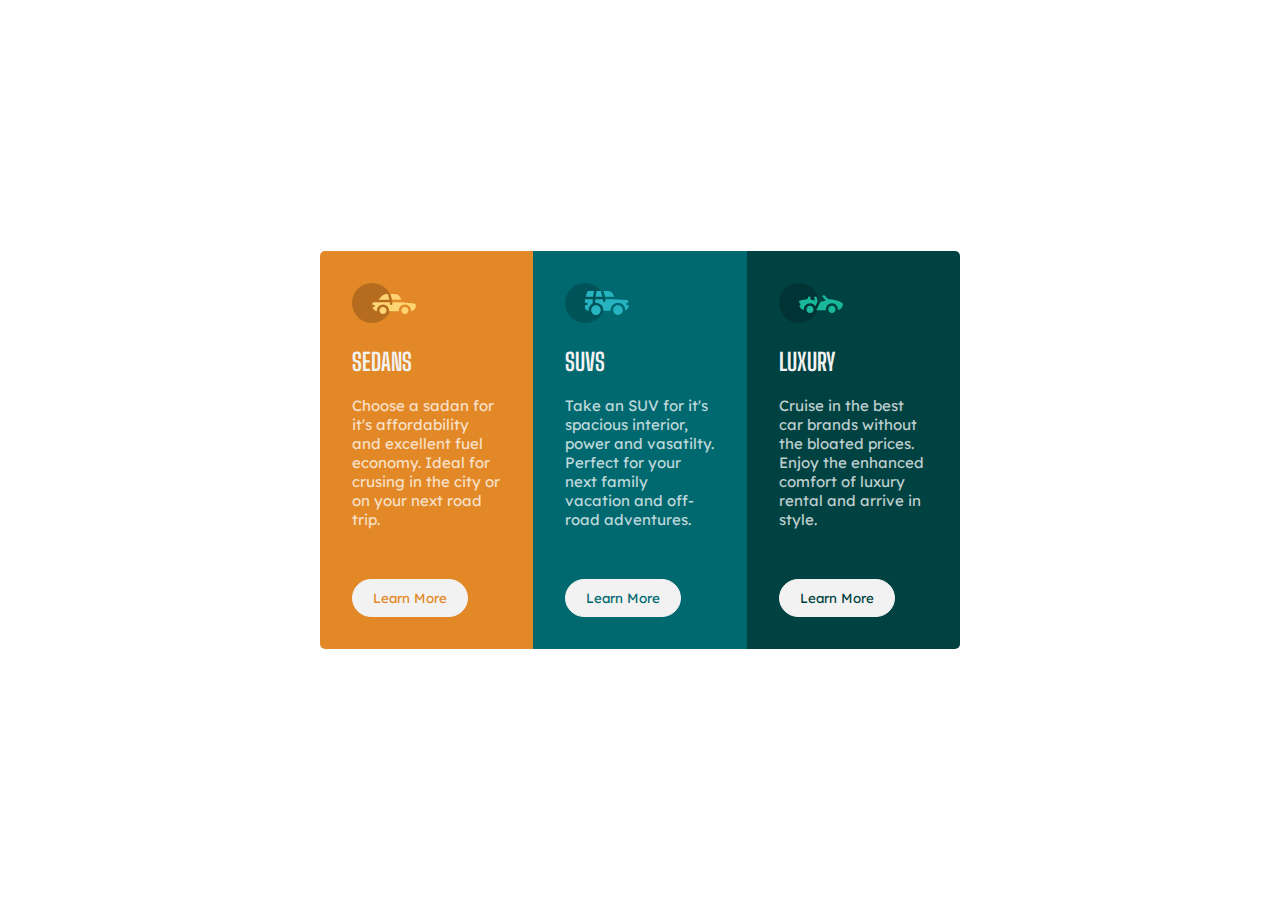
<file: index.html>
<!DOCTYPE html>
<html lang="en">
  <head>
    <meta charset="UTF-8" />
    <meta http-equiv="X-UA-Compatible" content="IE=edge" />
    <meta name="viewport" content="width=device-width, initial-scale=1.0" />
    <title>Css Flexbox Layout</title>
    <link rel="stylesheet" href="styles.css" />

    <!-- font link for Lexend+Deca, with weight 400 -->
    <link rel="preconnect" href="https://fonts.googleapis.com" />
    <link rel="preconnect" href="https://fonts.gstatic.com" crossorigin />
    <link
      href="https://fonts.googleapis.com/css2?family=Lexend+Deca&display=swap"
      rel="stylesheet"
    />

    <!-- font link for Lexend+Deca, with weight 700 -->
    <link rel="preconnect" href="https://fonts.googleapis.com" />
    <link rel="preconnect" href="https://fonts.gstatic.com" crossorigin />
    <link
      href="https://fonts.googleapis.com/css2?family=Big+Shoulders+Display:wght@700&family=Lexend+Deca&display=swap"
      rel="stylesheet"
    />

    <!-- added icon links -->
  </head>
  <body>
    <main>
      <div class="sadans">
        <svg width="64" height="40" xmlns="http://www.w3.org/2000/svg">
          <g fill="none" fill-rule="evenodd">
            <circle fill="#000" opacity=".201" cx="20" cy="20" r="20" />
            <path
              d="M52.936 24.11c1.942 0 3.517 1.542 3.517 3.445 0 1.903-1.575 3.445-3.517 3.445s-3.516-1.542-3.516-3.445c0-1.903 1.574-3.445 3.516-3.445zm-21.957 0c1.942 0 3.517 1.542 3.517 3.445 0 1.903-1.575 3.445-3.517 3.445s-3.516-1.542-3.516-3.445c0-1.903 1.574-3.445 3.516-3.445zm6.948-4.848v1.429c0 .716.61 1.293 1.348 1.259a1.295 1.295 0 001.225-1.295v-1.393h8.256l13.483 1.313c.956.093 1.676.881 1.676 1.814 0 2.89-2.126 5.303-4.926 5.819.397-3.557-2.458-6.62-6.053-6.62-3.646 0-6.504 3.14-6.039 6.723h-9.879c.466-3.588-2.397-6.722-6.039-6.722-3.595 0-6.45 3.062-6.052 6.62-2.14-.398-3.916-1.912-4.61-3.931h1.142c.731 0 1.32-.598 1.285-1.322-.033-.678-.629-1.2-1.322-1.2H20v-.251c0-1.274 1.066-2.243 2.306-2.243h15.62zM42.59 11c2.645 0 4.99 1.556 5.972 3.963l.726 1.779H40.17L38.413 11h4.178zm-6.865 0l1.758 5.741H26.505l3.357-3.654A6.502 6.502 0 0134.644 11h1.082z"
              fill="#FFD473"
              fill-rule="nonzero"
            />
          </g>
        </svg>
        <h2>SEDANS</h2>
        <p>
          Choose a sadan for it's affordability and excellent fuel economy.
          Ideal for crusing in the city or on your next road trip.
        </p>
        <button>Learn More</button>
      </div>

      <div class="suv">
        <svg width="64" height="40" xmlns="http://www.w3.org/2000/svg">
          <g fill="none" fill-rule="evenodd">
            <circle fill="#000" opacity=".201" cx="20" cy="20" r="20" />
            <path
              d="M31.002 22.358c2.917 0 5.18 2.593 4.762 5.506a4.828 4.828 0 01-2.962 3.778 4.797 4.797 0 01-5.3-1.165c-1.188-1.26-1.235-2.613-1.263-2.613-.42-2.924 1.857-5.506 4.763-5.506zm22 0c3.457 0 5.798 3.567 4.41 6.744A4.816 4.816 0 0152.3 31.94a4.826 4.826 0 01-4.06-4.077c-.42-2.915 1.846-5.506 4.762-5.506zm-15.04-6.083v1.462a1.29 1.29 0 001.352 1.29c.693-.033 1.227-.631 1.227-1.326v-1.426h8.3l13.056.716a1.29 1.29 0 011.164.917c.27.895.446 1.477.563 1.87h-1.047c-.694 0-1.291.534-1.324 1.228a1.29 1.29 0 001.288 1.352h1.445c-.164 2.225-1.57 4.193-3.6 5.05.13-4.212-3.255-7.63-7.384-7.63-4.317 0-7.762 3.718-7.358 8.086h-7.285c.43-4.655-3.503-8.531-8.131-8.046v-3.543h7.734zm-10.312 0v4.308a7.4 7.4 0 00-4.006 7.274 3.874 3.874 0 01-3.642-3.864v-1.635h1.46a1.29 1.29 0 000-2.58h-1.461v-3.213l.003-.29h7.646zm14.986-8.196c2.65 0 5 1.592 5.984 4.055l.63 1.579a5.525 5.525 0 01-.065-.004l-.026-.002-.034-.002-.022-.002a4.178 4.178 0 00-.224-.006l-.098-.001h-.039l-.136-.001h-.052l-.326-.001H40.211L38.528 8.08zm-13.632 0l-1.122 5.616h-7.144l1.47-4.71a1.29 1.29 0 011.231-.906h5.565zm6.832 0l1.683 5.615h-7.007l1.121-5.615h4.203z"
              fill="#26B5C0"
              fill-rule="nonzero"
            />
          </g>
        </svg>
        <h2>SUVS</h2>
        <p>
          Take an SUV for it's spacious interior, power and vasatilty. Perfect
          for your next family vacation and off-road adventures.
        </p>
        <button>Learn More</button>
      </div>

      <div class="luxury">
        <svg width="64" height="40" xmlns="http://www.w3.org/2000/svg">
          <g fill="none" fill-rule="evenodd">
            <circle fill="#000" opacity=".201" cx="20" cy="20" r="20" />
            <path
              d="M30.98 22.835c1.941 0 3.516 1.604 3.516 3.583 0 1.978-1.575 3.582-3.517 3.582s-3.516-1.604-3.516-3.582c0-1.979 1.574-3.583 3.516-3.583zm21.956 0c1.942 0 3.517 1.604 3.517 3.583 0 1.978-1.575 3.582-3.517 3.582s-3.516-1.604-3.516-3.582c0-1.979 1.574-3.583 3.516-3.583zm-9.143-10.45a1.27 1.27 0 011.819 0l3.715 3.784c4.444-.115 9.7 1.142 13.964 3.753.387.237.624.664.624 1.124 0 3.006-2.126 5.514-4.926 6.05.397-3.698-2.458-6.882-6.053-6.882-3.646 0-6.504 3.264-6.039 6.99h-9.669c.76-1.544.993-2.026 1.337-2.711l.082-.162c.421-.835 1.056-2.07 2.883-5.65 1.68-.023 3.47-.408 5.247-1.403l-2.984-3.04a1.328 1.328 0 010-1.854zm-7.68 1.064c.683-.2 1.395.202 1.592.898l.749 2.652a3.46 3.46 0 01-.247 2.51l-1.733 3.395-.216.424c-1.07-1.89-3.06-3.114-5.279-3.114-3.595 0-6.45 3.184-6.052 6.885-1.832-.347-3.414-1.537-4.278-3.276a1.331 1.331 0 01.117-1.376l.955-1.303-1.325-1.295c-.751-.735-.376-2.024.64-2.231l6.614-1.346.13-.026c.092-.019.145-.03.157-.031.314-.146 1.07-.591 1.07-1.506 0-.734.592-1.327 1.316-1.31.712.016 1.268.662 1.256 1.388a4.11 4.11 0 01-.348 1.611 22.69 22.69 0 014.7 1.146l-.7-2.473a1.314 1.314 0 01.882-1.622z"
              fill="#19B89D"
              fill-rule="nonzero"
            />
          </g>
        </svg>
        <h2>LUXURY</h2>
        <p>
          Cruise in the best car brands without the bloated prices. Enjoy the
          enhanced comfort of luxury rental and arrive in style.
        </p>
        <button>Learn More</button>
      </div>
    </main>
  </body>
</html>
</file>
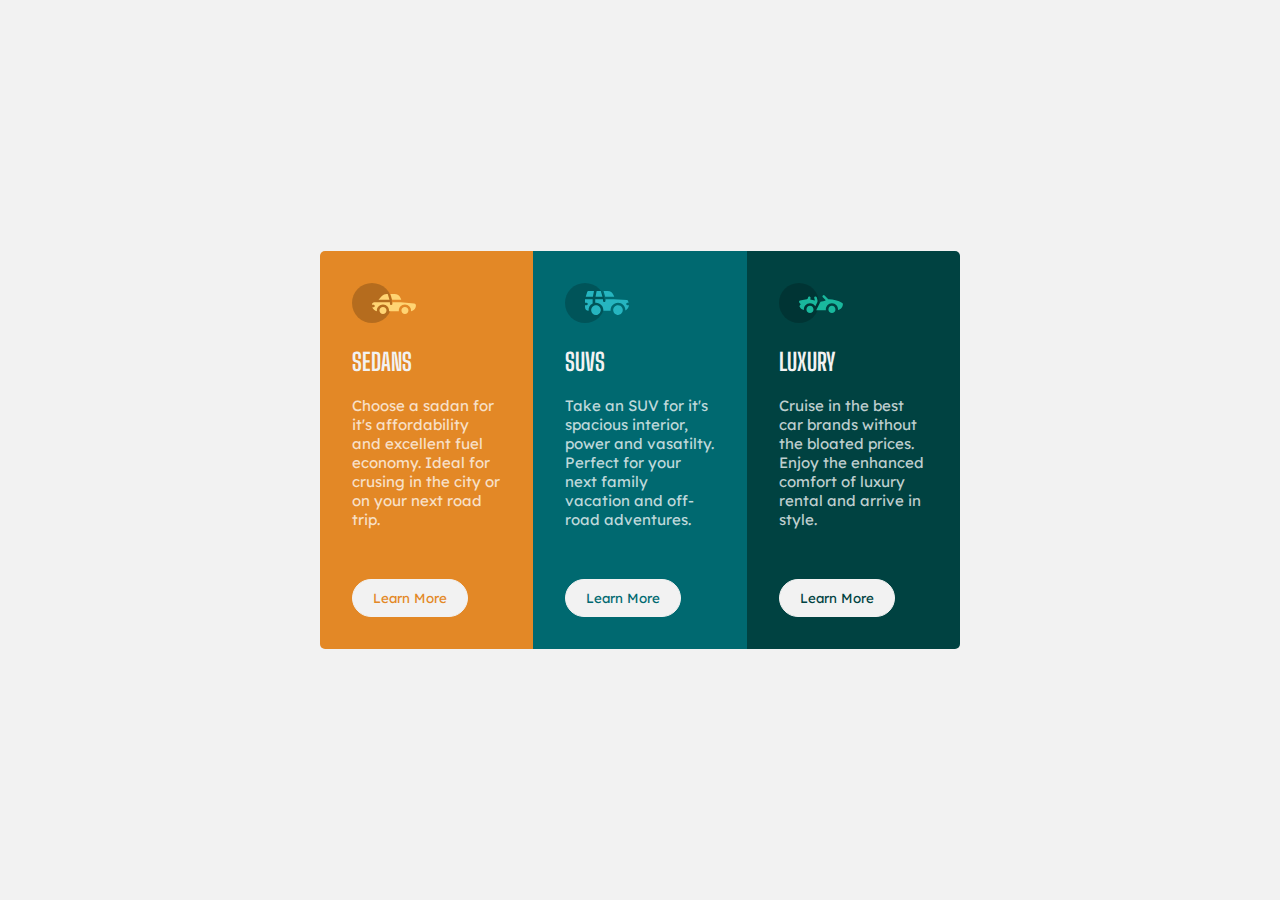
<file: grid.html>
<!DOCTYPE html>
<html lang="en">
  <head>
    <meta charset="UTF-8" />
    <meta http-equiv="X-UA-Compatible" content="IE=edge" />
    <meta name="viewport" content="width=device-width, initial-scale=1.0" />
    <title>Grid Layout</title>
    <link rel="stylesheet" href="gridStyles.css" />

    <!-- font link for Lexend+Deca, with weight 400 -->
    <link rel="preconnect" href="https://fonts.googleapis.com" />
    <link rel="preconnect" href="https://fonts.gstatic.com" crossorigin />
    <link
      href="https://fonts.googleapis.com/css2?family=Lexend+Deca&display=swap"
      rel="stylesheet"
    />

    <!-- font link for Lexend+Deca, with weight 700 -->
    <link rel="preconnect" href="https://fonts.googleapis.com" />
    <link rel="preconnect" href="https://fonts.gstatic.com" crossorigin />
    <link
      href="https://fonts.googleapis.com/css2?family=Big+Shoulders+Display:wght@700&family=Lexend+Deca&display=swap"
      rel="stylesheet"
    />
  </head>

  <body>
    <main>
      <div class="grid-container">
        <div class="sadans">
          <svg width="64" height="40" xmlns="http://www.w3.org/2000/svg">
            <g fill="none" fill-rule="evenodd">
              <circle fill="#000" opacity=".201" cx="20" cy="20" r="20" />
              <path
                d="M52.936 24.11c1.942 0 3.517 1.542 3.517 3.445 0 1.903-1.575 3.445-3.517 3.445s-3.516-1.542-3.516-3.445c0-1.903 1.574-3.445 3.516-3.445zm-21.957 0c1.942 0 3.517 1.542 3.517 3.445 0 1.903-1.575 3.445-3.517 3.445s-3.516-1.542-3.516-3.445c0-1.903 1.574-3.445 3.516-3.445zm6.948-4.848v1.429c0 .716.61 1.293 1.348 1.259a1.295 1.295 0 001.225-1.295v-1.393h8.256l13.483 1.313c.956.093 1.676.881 1.676 1.814 0 2.89-2.126 5.303-4.926 5.819.397-3.557-2.458-6.62-6.053-6.62-3.646 0-6.504 3.14-6.039 6.723h-9.879c.466-3.588-2.397-6.722-6.039-6.722-3.595 0-6.45 3.062-6.052 6.62-2.14-.398-3.916-1.912-4.61-3.931h1.142c.731 0 1.32-.598 1.285-1.322-.033-.678-.629-1.2-1.322-1.2H20v-.251c0-1.274 1.066-2.243 2.306-2.243h15.62zM42.59 11c2.645 0 4.99 1.556 5.972 3.963l.726 1.779H40.17L38.413 11h4.178zm-6.865 0l1.758 5.741H26.505l3.357-3.654A6.502 6.502 0 0134.644 11h1.082z"
                fill="#FFD473"
                fill-rule="nonzero"
              />
            </g>
          </svg>
          <h2>SEDANS</h2>
          <p>
            Choose a sadan for it's affordability and excellent fuel economy.
            Ideal for crusing in the city or on your next road trip.
          </p>
          <button>Learn More</button>
        </div>
        <div class="suv">
          <svg width="64" height="40" xmlns="http://www.w3.org/2000/svg">
            <g fill="none" fill-rule="evenodd">
              <circle fill="#000" opacity=".201" cx="20" cy="20" r="20" />
              <path
                d="M31.002 22.358c2.917 0 5.18 2.593 4.762 5.506a4.828 4.828 0 01-2.962 3.778 4.797 4.797 0 01-5.3-1.165c-1.188-1.26-1.235-2.613-1.263-2.613-.42-2.924 1.857-5.506 4.763-5.506zm22 0c3.457 0 5.798 3.567 4.41 6.744A4.816 4.816 0 0152.3 31.94a4.826 4.826 0 01-4.06-4.077c-.42-2.915 1.846-5.506 4.762-5.506zm-15.04-6.083v1.462a1.29 1.29 0 001.352 1.29c.693-.033 1.227-.631 1.227-1.326v-1.426h8.3l13.056.716a1.29 1.29 0 011.164.917c.27.895.446 1.477.563 1.87h-1.047c-.694 0-1.291.534-1.324 1.228a1.29 1.29 0 001.288 1.352h1.445c-.164 2.225-1.57 4.193-3.6 5.05.13-4.212-3.255-7.63-7.384-7.63-4.317 0-7.762 3.718-7.358 8.086h-7.285c.43-4.655-3.503-8.531-8.131-8.046v-3.543h7.734zm-10.312 0v4.308a7.4 7.4 0 00-4.006 7.274 3.874 3.874 0 01-3.642-3.864v-1.635h1.46a1.29 1.29 0 000-2.58h-1.461v-3.213l.003-.29h7.646zm14.986-8.196c2.65 0 5 1.592 5.984 4.055l.63 1.579a5.525 5.525 0 01-.065-.004l-.026-.002-.034-.002-.022-.002a4.178 4.178 0 00-.224-.006l-.098-.001h-.039l-.136-.001h-.052l-.326-.001H40.211L38.528 8.08zm-13.632 0l-1.122 5.616h-7.144l1.47-4.71a1.29 1.29 0 011.231-.906h5.565zm6.832 0l1.683 5.615h-7.007l1.121-5.615h4.203z"
                fill="#26B5C0"
                fill-rule="nonzero"
              />
            </g>
          </svg>
          <h2>SUVS</h2>
          <p>
            Take an SUV for it's spacious interior, power and vasatilty. Perfect
            for your next family vacation and off-road adventures.
          </p>
          <button>Learn More</button>
        </div>
        <div class="luxury">
          <svg width="64" height="40" xmlns="http://www.w3.org/2000/svg">
            <g fill="none" fill-rule="evenodd">
              <circle fill="#000" opacity=".201" cx="20" cy="20" r="20" />
              <path
                d="M30.98 22.835c1.941 0 3.516 1.604 3.516 3.583 0 1.978-1.575 3.582-3.517 3.582s-3.516-1.604-3.516-3.582c0-1.979 1.574-3.583 3.516-3.583zm21.956 0c1.942 0 3.517 1.604 3.517 3.583 0 1.978-1.575 3.582-3.517 3.582s-3.516-1.604-3.516-3.582c0-1.979 1.574-3.583 3.516-3.583zm-9.143-10.45a1.27 1.27 0 011.819 0l3.715 3.784c4.444-.115 9.7 1.142 13.964 3.753.387.237.624.664.624 1.124 0 3.006-2.126 5.514-4.926 6.05.397-3.698-2.458-6.882-6.053-6.882-3.646 0-6.504 3.264-6.039 6.99h-9.669c.76-1.544.993-2.026 1.337-2.711l.082-.162c.421-.835 1.056-2.07 2.883-5.65 1.68-.023 3.47-.408 5.247-1.403l-2.984-3.04a1.328 1.328 0 010-1.854zm-7.68 1.064c.683-.2 1.395.202 1.592.898l.749 2.652a3.46 3.46 0 01-.247 2.51l-1.733 3.395-.216.424c-1.07-1.89-3.06-3.114-5.279-3.114-3.595 0-6.45 3.184-6.052 6.885-1.832-.347-3.414-1.537-4.278-3.276a1.331 1.331 0 01.117-1.376l.955-1.303-1.325-1.295c-.751-.735-.376-2.024.64-2.231l6.614-1.346.13-.026c.092-.019.145-.03.157-.031.314-.146 1.07-.591 1.07-1.506 0-.734.592-1.327 1.316-1.31.712.016 1.268.662 1.256 1.388a4.11 4.11 0 01-.348 1.611 22.69 22.69 0 014.7 1.146l-.7-2.473a1.314 1.314 0 01.882-1.622z"
                fill="#19B89D"
                fill-rule="nonzero"
              />
            </g>
          </svg>
          <h2>LUXURY</h2>
          <p>
            Cruise in the best car brands without the bloated prices. Enjoy the
            enhanced comfort of luxury rental and arrive in style.
          </p>
          <button>Learn More</button>
        </div>
      </div>
    </main>
  </body>
</html>
</file>
<file: styles.css>
* {
  margin: 0;
  padding: 0;
  box-sizing: border-box;
}

body {
  background: hsl(0, 0%, 95%) y;
}

main {
  width: 50%;
  margin: auto;
  align-items: center;
  /* align-content: center; */
  justify-content: center;
  display: flex;
  height: 100vh;
}

div p {
  color: hsla(0, 0%, 100%, 0.75);
  font-family: 'Lexend Deca', sans-serif;
  font-size: 15px;
  padding-bottom: 50px;
}

div h2 {
  padding-top: 20px;
  padding-bottom: 20px;
  color: hsl(0, 0%, 95%);
  font-family: 'Big Shoulders Display', cursive;
}

div button {
  border: 1.5px solid hsl(0, 0%, 95%);
  border-radius: 20px;
  padding: 10px 20px;
  font-family: 'Lexend Deca', sans-serif;
}

.sadans {
  background: hsl(31, 77%, 52%);
  padding: 2rem;
  width: 100%;
  border-top-left-radius: 5px;
  border-bottom-left-radius: 5px;
}

.suv {
  background: hsl(184, 100%, 22%);
  padding: 2rem;
  width: 100%;
}

.luxury {
  background: hsl(179, 100%, 13%);
  padding: 2rem;
  width: 100%;
  border-top-right-radius: 5px;
  border-bottom-right-radius: 5px;
}

.sadans button {
  /* background: hsl(31, 77%, 52%); */
  background: hsl(0, 0%, 95%);
  color: hsl(31, 77%, 52%);
}

.suv button {
  /* background: hsl(184, 100%, 22%); */
  background: hsl(0, 0%, 95%);
  color: hsl(184, 100%, 22%);
}

.luxury button {
  /* background: hsl(179, 100%, 13%); */
  background: hsl(0, 0%, 95%);
  color: hsl(179, 100%, 13%);
}

.sadans button:hover {
  background: hsl(31, 77%, 52%);
  color: hsl(0, 0%, 95%);
}

.suv button:hover {
  background: hsl(184, 100%, 22%);
  color: hsl(0, 0%, 95%);
}

.luxury button:hover {
  background: hsl(179, 100%, 13%);
  color: hsl(0, 0%, 95%);
}
</file>
<file: gridStyles.css>
* {
  margin: 0;
  padding: 0;
  box-sizing: border-box;
}

body {
  background: hsl(0, 0%, 95%);
}

.grid-container {
  width: 50%;
  margin: auto;
  align-items: center;
  justify-content: center;
  height: 100vh;
  display: grid;
  grid-template-columns: 33.3% 33.3% 33.3%;
}

div p {
  color: hsla(0, 0%, 100%, 0.75);
  font-family: 'Lexend Deca', sans-serif;
  font-size: 15px;
  padding-bottom: 50px;
}

div h2 {
  padding-top: 20px;
  padding-bottom: 20px;
  color: hsl(0, 0%, 95%);
  font-family: 'Big Shoulders Display', cursive;
}

div button {
  border: 1.5px solid hsl(0, 0%, 95%);
  border-radius: 20px;
  padding: 10px 20px;
  font-family: 'Lexend Deca', sans-serif;
}

.sadans {
  background: hsl(31, 77%, 52%);
  padding: 2rem;
  width: 100%;
  border-top-left-radius: 5px;
  border-bottom-left-radius: 5px;
}

.suv {
  background: hsl(184, 100%, 22%);
  padding: 2rem;
  width: 100%;
}

.luxury {
  background: hsl(179, 100%, 13%);
  padding: 2rem;
  width: 100%;
  border-top-right-radius: 5px;
  border-bottom-right-radius: 5px;
}

.sadans button {
  /* background: hsl(31, 77%, 52%); */
  background: hsl(0, 0%, 95%);
  color: hsl(31, 77%, 52%);
}

.suv button {
  /* background: hsl(184, 100%, 22%); */
  background: hsl(0, 0%, 95%);
  color: hsl(184, 100%, 22%);
}

.luxury button {
  /* background: hsl(179, 100%, 13%); */
  background: hsl(0, 0%, 95%);
  color: hsl(179, 100%, 13%);
}

.sadans button:hover {
  background: hsl(31, 77%, 52%);
  color: hsl(0, 0%, 95%);
}

.suv button:hover {
  background: hsl(184, 100%, 22%);
  color: hsl(0, 0%, 95%);
}

.luxury button:hover {
  background: hsl(179, 100%, 13%);
  color: hsl(0, 0%, 95%);
}
</file>
